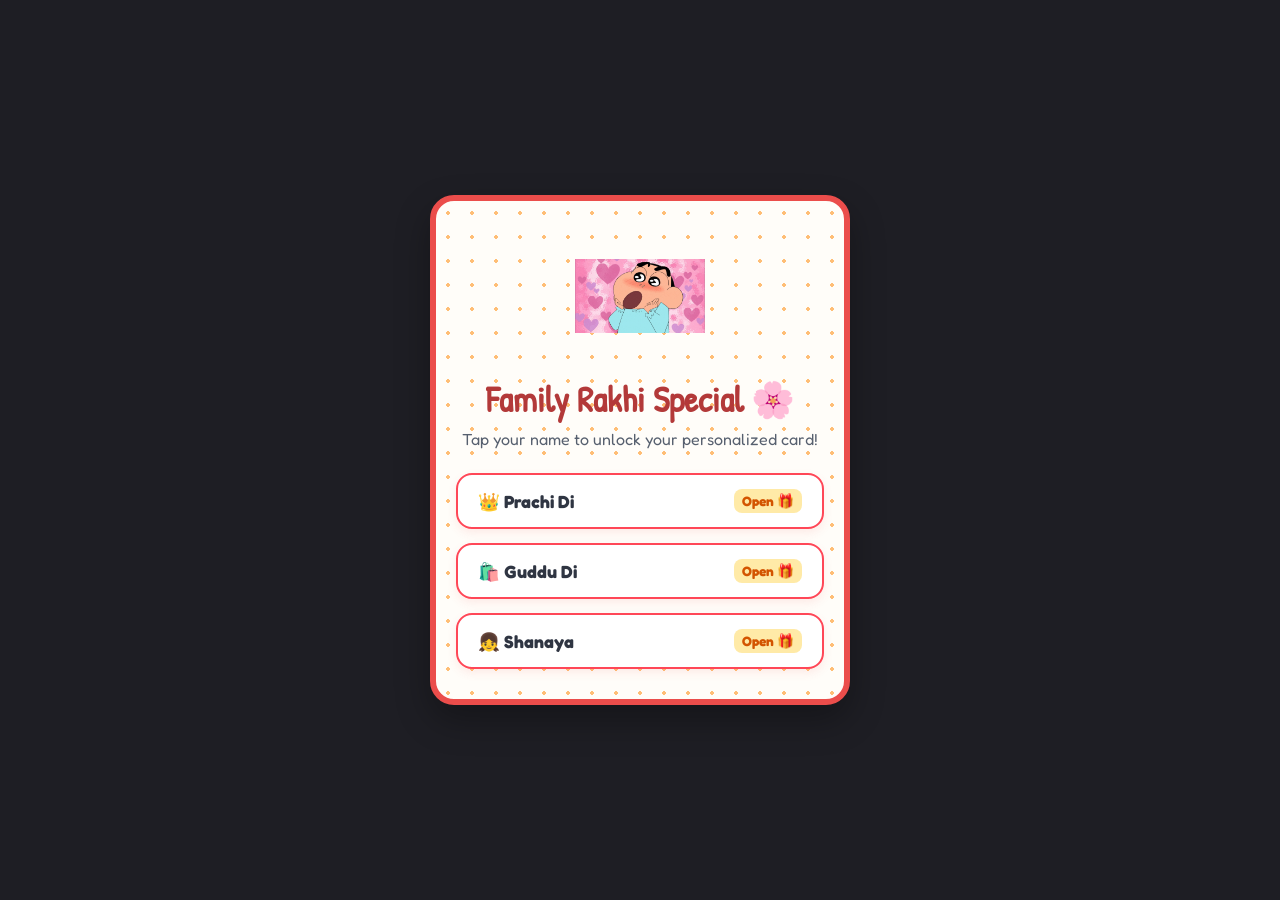
<file: family/index.html>
<!DOCTYPE html>
<html lang="en">
<head>
  <meta charset="UTF-8" />
  <meta name="viewport" content="width=device-width, initial-scale=1.0" />
  <title>Rakshabandhan Family Surprise 💖</title>
  <link rel="preconnect" href="https://fonts.googleapis.com">
  <link rel="preconnect" href="https://fonts.gstatic.com" crossorigin>
  <link href="https://fonts.googleapis.com/css2?family=Fredoka:wght@500;700&family=Patrick+Hand&display=swap" rel="stylesheet">
  <style>
    * { box-sizing: border-box; margin: 0; padding: 0; }
    body {
      background-color: #1e1e24;
      font-family: 'Fredoka', cursive, sans-serif;
      min-height: 100vh;
      display: flex;
      justify-content: center;
      align-items: center;
      padding: 20px;
    }
    .card {
      width: 100%;
      max-width: 420px;
      background: #fffdf9;
      background-image: radial-gradient(#ffbe76 2px, transparent 2px);
      background-size: 24px 24px;
      border: 6px solid #eb4d4b;
      border-radius: 24px;
      padding: 30px 20px;
      text-align: center;
      box-shadow: 0 15px 35px rgba(0,0,0,0.3);
    }
    .hero-img { width: 130px; height: 130px; object-fit: contain; margin-bottom: 10px; }
    h1 { font-family: 'Patrick Hand', cursive; color: #b33939; font-size: 2.2rem; margin-bottom: 6px; }
    p { color: #57606f; font-size: 1rem; margin-bottom: 24px; }
    .links-list { display: flex; flex-direction: column; gap: 14px; }
    .link-btn {
      display: flex;
      align-items: center;
      justify-content: space-between;
      padding: 14px 20px;
      background: #fff;
      border: 2px solid #ff4757;
      border-radius: 16px;
      color: #2f3542;
      text-decoration: none;
      font-size: 1.1rem;
      font-weight: 700;
      transition: all 0.25s cubic-bezier(0.175, 0.885, 0.32, 1.275);
      box-shadow: 0 4px 10px rgba(235, 77, 75, 0.1);
    }
    .link-btn:hover {
      transform: translateY(-4px) scale(1.02);
      background: #eb4d4b;
      color: #fff;
      box-shadow: 0 8px 18px rgba(235, 77, 75, 0.3);
    }
    .tag { font-size: 0.85rem; background: #ffeaa7; color: #d35400; padding: 4px 8px; border-radius: 8px; }
    .link-btn:hover .tag { background: #fff; color: #eb4d4b; }
  </style>
</head>
<body>
  <div class="card">
    <img src="../guddu/assets/love.gif" alt="Shinchan" class="hero-img" onerror="this.src='https://media.giphy.com/media/xT0xeJpnrWC4XWblEk/giphy.gif'" />
    <h1>Family Rakhi Special 🌸</h1>
    <p>Tap your name to unlock your personalized card!</p>

    <div class="links-list">
      <a href="../prachi/" class="link-btn">
        <span>👑 Prachi Di</span>
        <span class="tag">Open 🎁</span>
      </a>
      <a href="../guddu/" class="link-btn">
        <span>🛍️ Guddu Di</span>
        <span class="tag">Open 🎁</span>
      </a>
      <a href="../shanaya/" class="link-btn">
        <span>👧 Shanaya</span>
        <span class="tag">Open 🎁</span>
      </a>
    </div>
  </div>
</body>
</html>
</file>
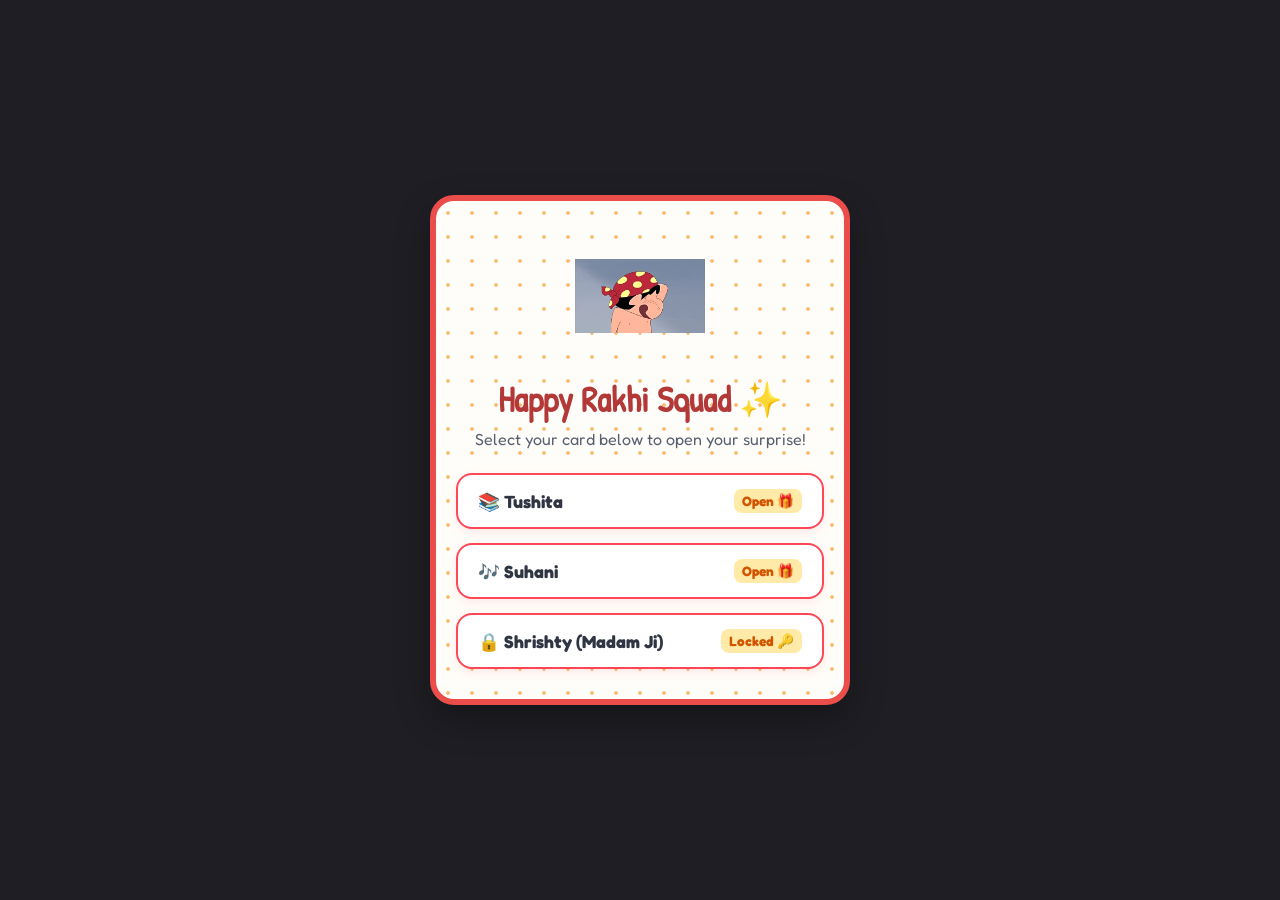
<file: friends/index.html>
<!DOCTYPE html>
<html lang="en">
<head>
  <meta charset="UTF-8" />
  <meta name="viewport" content="width=device-width, initial-scale=1.0" />
  <title>Rakshabandhan Squad 💖</title>
  <link rel="preconnect" href="https://fonts.googleapis.com">
  <link rel="preconnect" href="https://fonts.gstatic.com" crossorigin>
  <link href="https://fonts.googleapis.com/css2?family=Fredoka:wght@500;700&family=Patrick+Hand&display=swap" rel="stylesheet">
  <style>
    * { box-sizing: border-box; margin: 0; padding: 0; }
    body {
      background-color: #1e1e24;
      font-family: 'Fredoka', cursive, sans-serif;
      min-height: 100vh;
      display: flex;
      justify-content: center;
      align-items: center;
      padding: 20px;
    }
    .card {
      width: 100%;
      max-width: 420px;
      background: #fffdf9;
      background-image: radial-gradient(#ffbe76 2px, transparent 2px);
      background-size: 24px 24px;
      border: 6px solid #eb4d4b;
      border-radius: 24px;
      padding: 30px 20px;
      text-align: center;
      box-shadow: 0 15px 35px rgba(0,0,0,0.3);
    }
    .hero-img { width: 130px; height: 130px; object-fit: contain; margin-bottom: 10px; }
    h1 { font-family: 'Patrick Hand', cursive; color: #b33939; font-size: 2.2rem; margin-bottom: 6px; }
    p { color: #57606f; font-size: 1rem; margin-bottom: 24px; }
    .links-list { display: flex; flex-direction: column; gap: 14px; }
    .link-btn {
      display: flex;
      align-items: center;
      justify-content: space-between;
      padding: 14px 20px;
      background: #fff;
      border: 2px solid #ff4757;
      border-radius: 16px;
      color: #2f3542;
      text-decoration: none;
      font-size: 1.1rem;
      font-weight: 700;
      transition: all 0.25s cubic-bezier(0.175, 0.885, 0.32, 1.275);
      box-shadow: 0 4px 10px rgba(235, 77, 75, 0.1);
    }
    .link-btn:hover {
      transform: translateY(-4px) scale(1.02);
      background: #eb4d4b;
      color: #fff;
      box-shadow: 0 8px 18px rgba(235, 77, 75, 0.3);
    }
    .tag { font-size: 0.85rem; background: #ffeaa7; color: #d35400; padding: 4px 8px; border-radius: 8px; }
    .link-btn:hover .tag { background: #fff; color: #eb4d4b; }
  </style>
</head>
<body>
  <div class="card">
    <img src="../shrishty/assets/wink.gif" alt="Shinchan" class="hero-img" onerror="this.src='https://media.giphy.com/media/xT0xeJpnrWC4XWblEk/giphy.gif'" />
    <h1>Happy Rakhi Squad ✨</h1>
    <p>Select your card below to open your surprise!</p>

    <div class="links-list">
      <a href="../tushita/" class="link-btn">
        <span>📚 Tushita</span>
        <span class="tag">Open 🎁</span>
      </a>
      <a href="../suhani/" class="link-btn">
        <span>🎶 Suhani</span>
        <span class="tag">Open 🎁</span>
      </a>
      <a href="../shrishty/" class="link-btn">
        <span>🔒 Shrishty (Madam Ji)</span>
        <span class="tag">Locked 🔑</span>
      </a>
    </div>
  </div>
</body>
</html>
</file>
